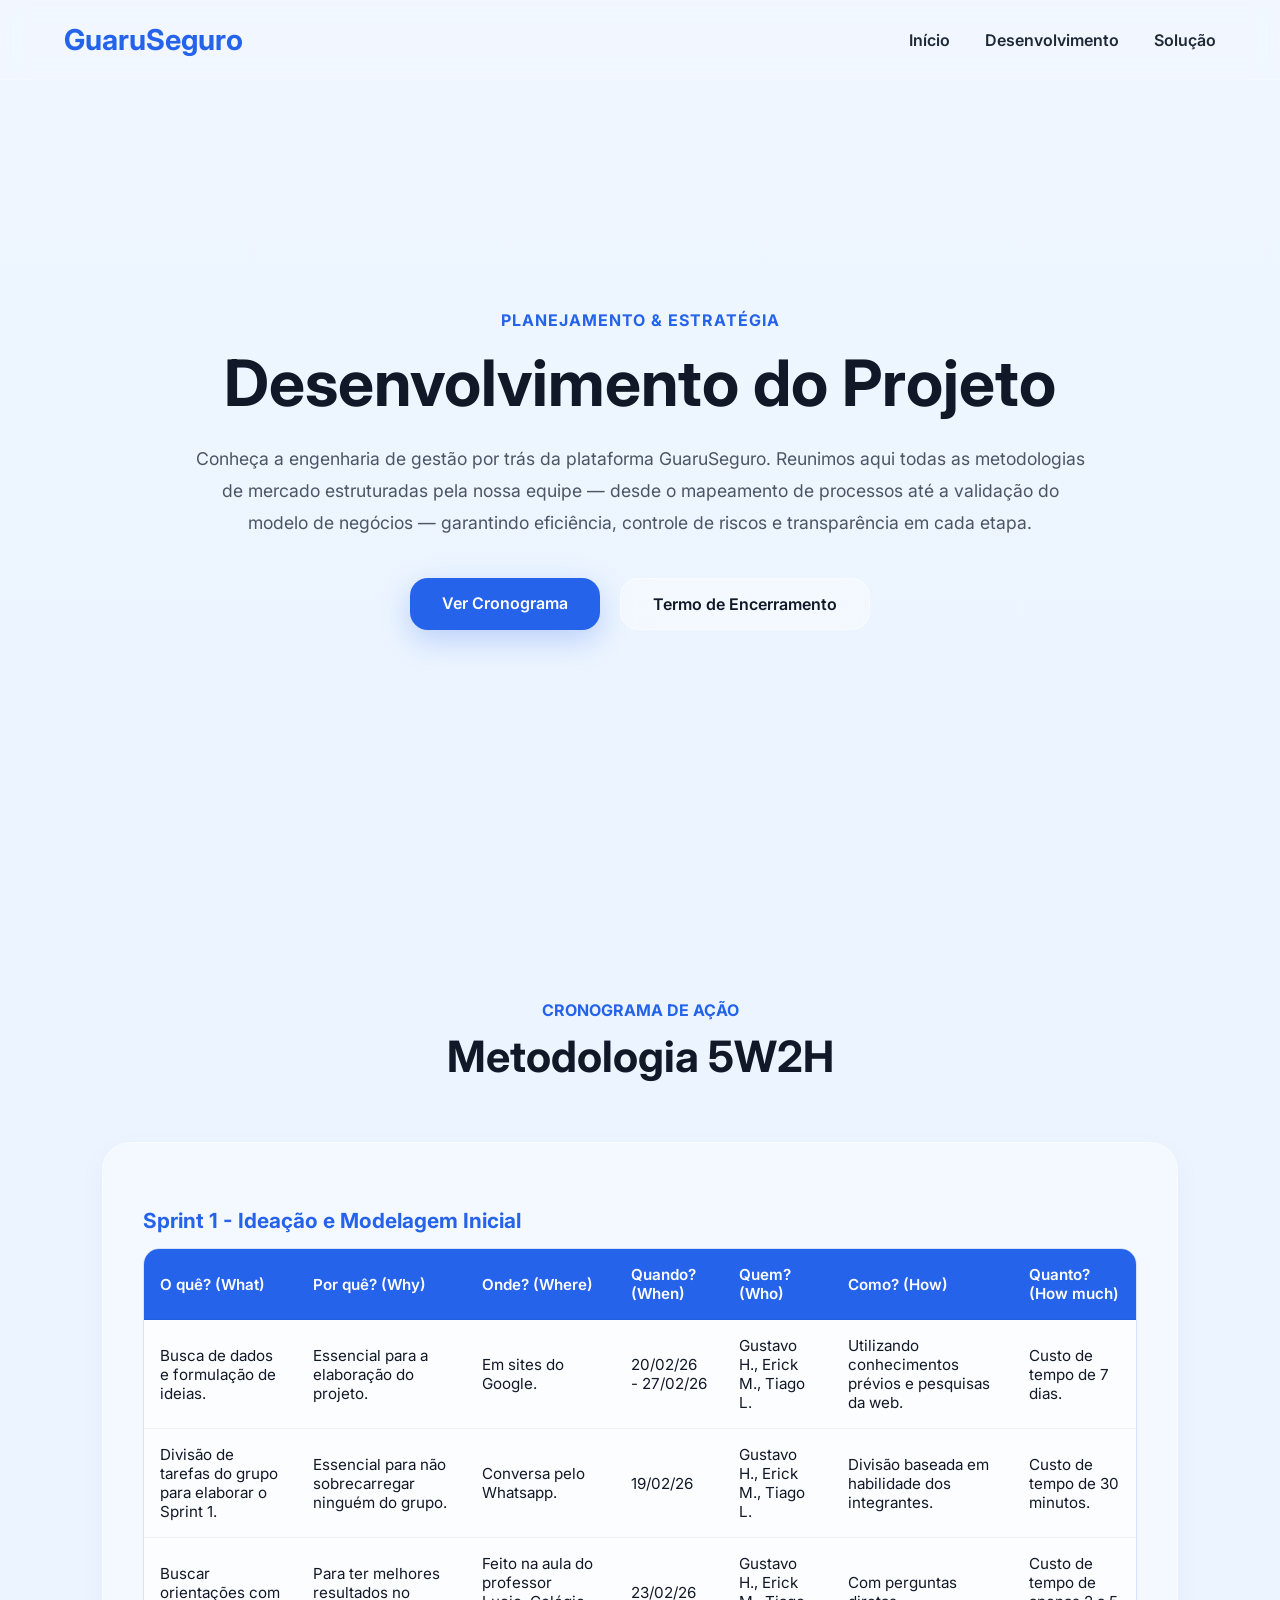
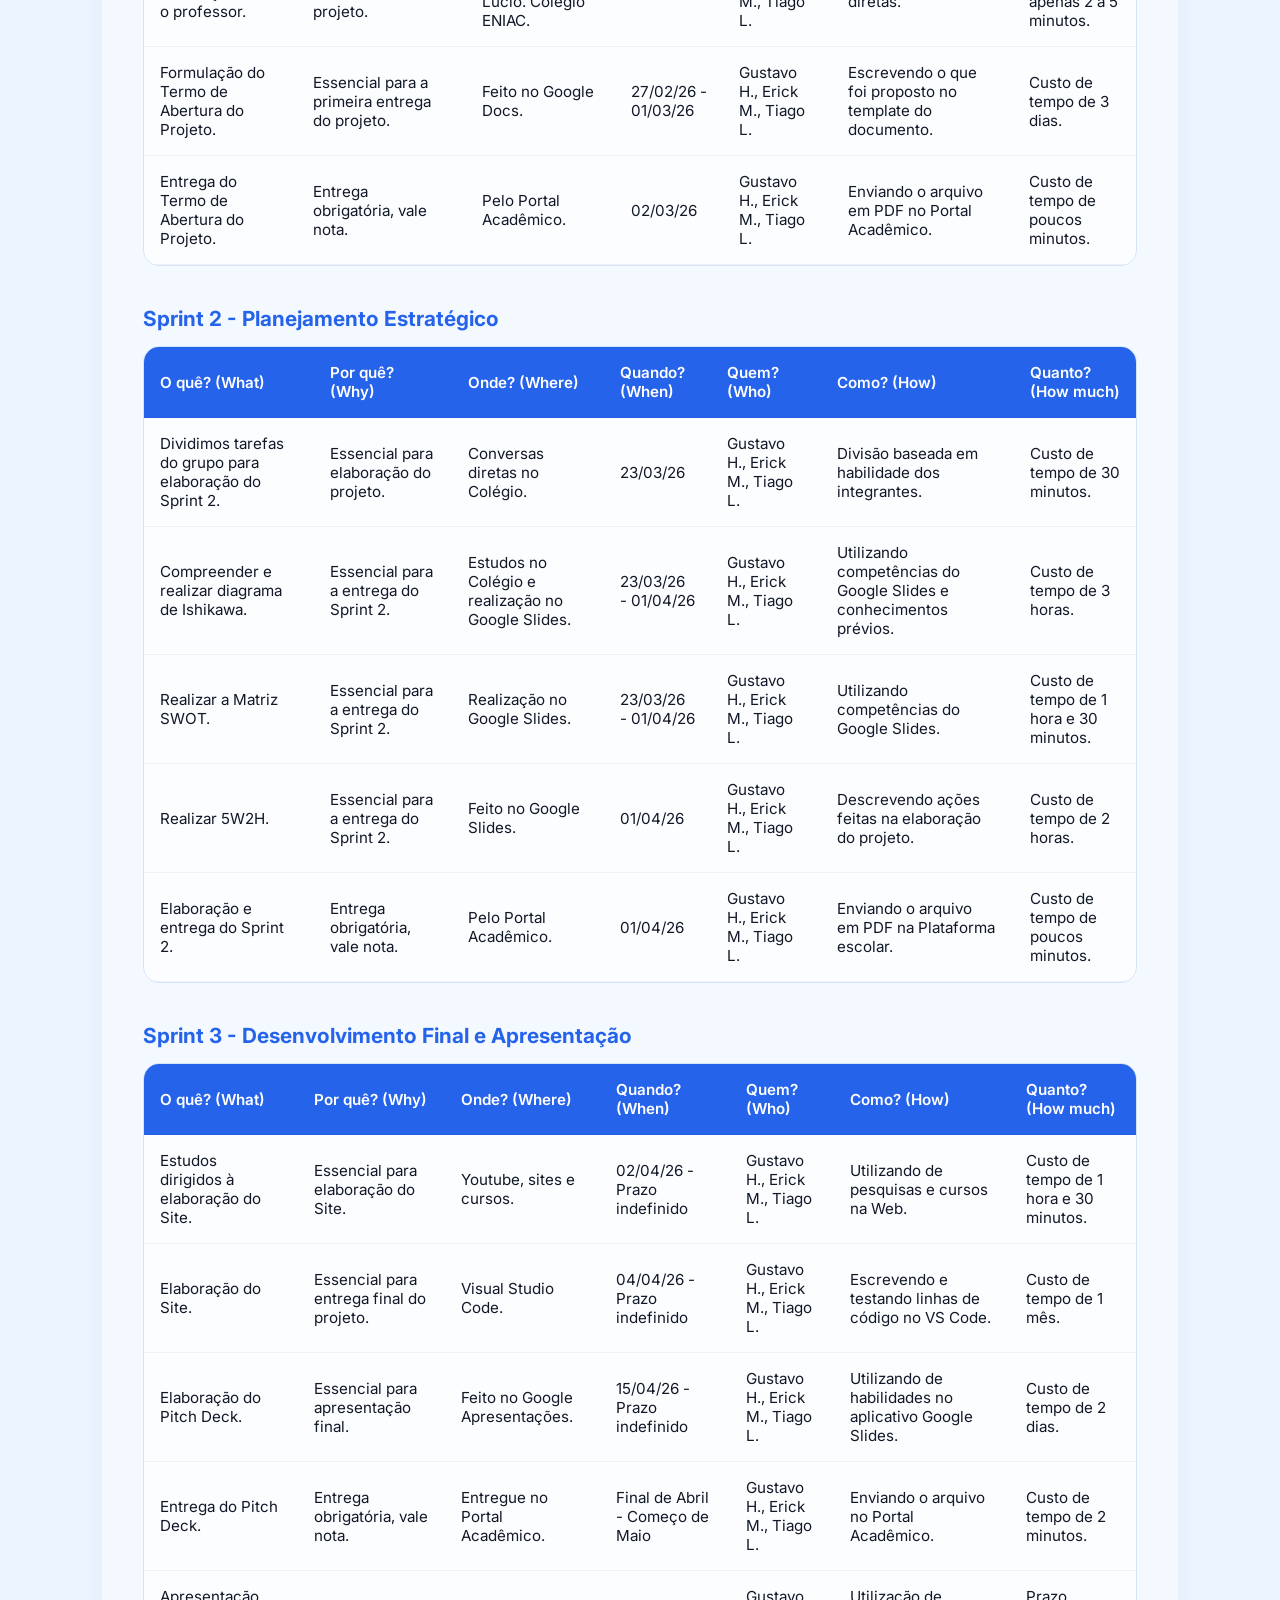
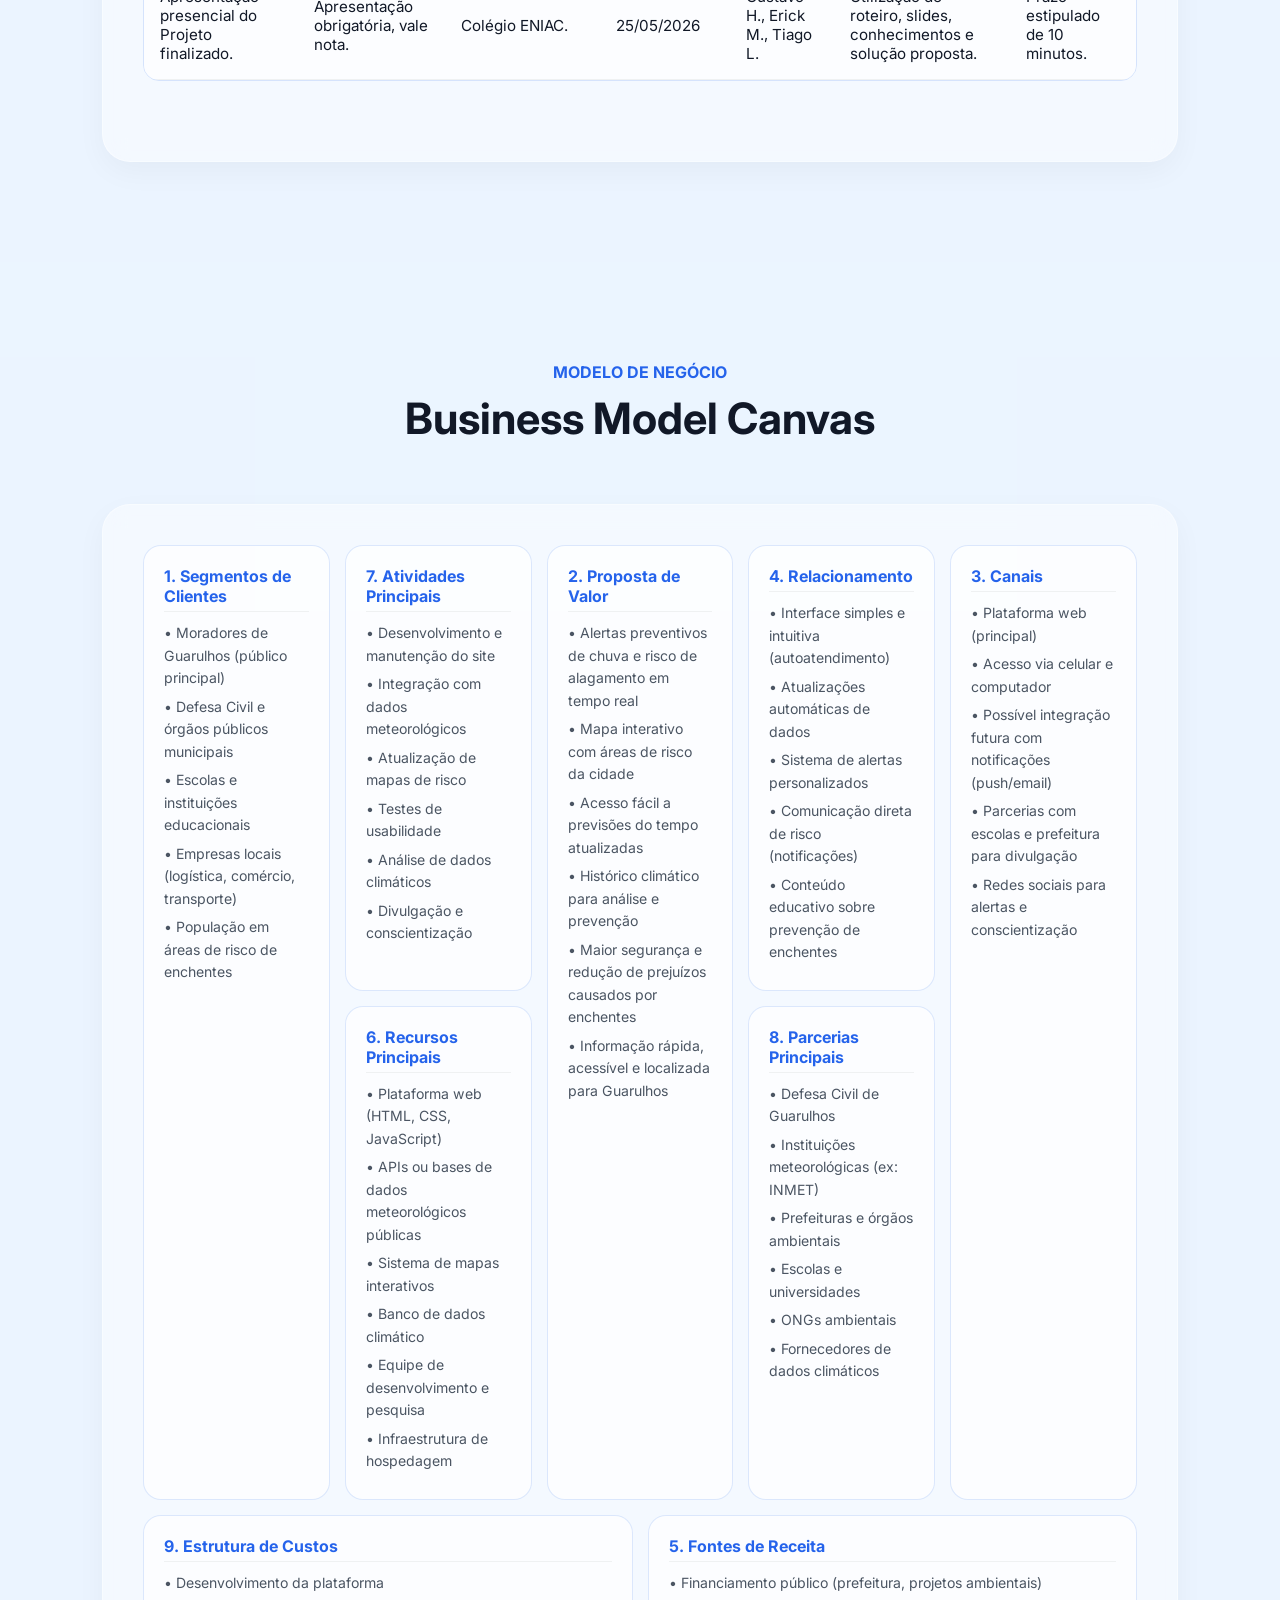
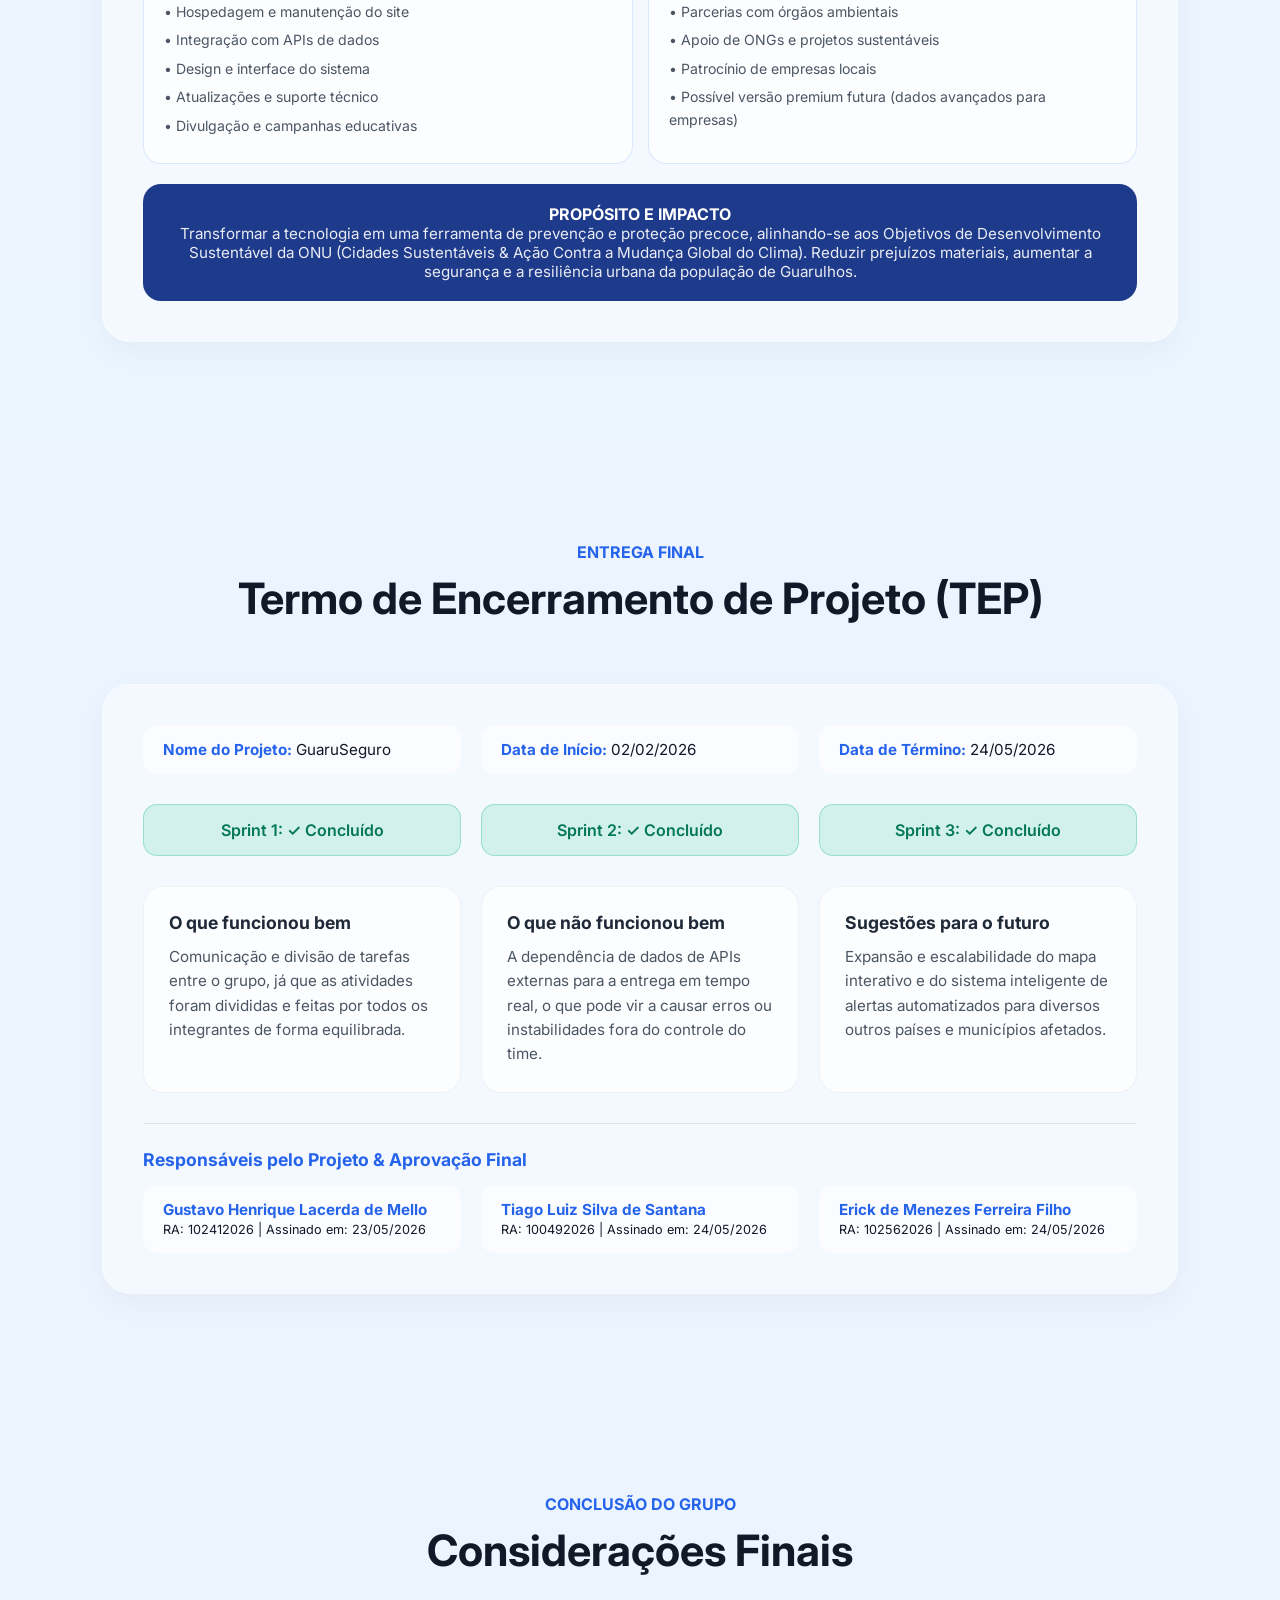
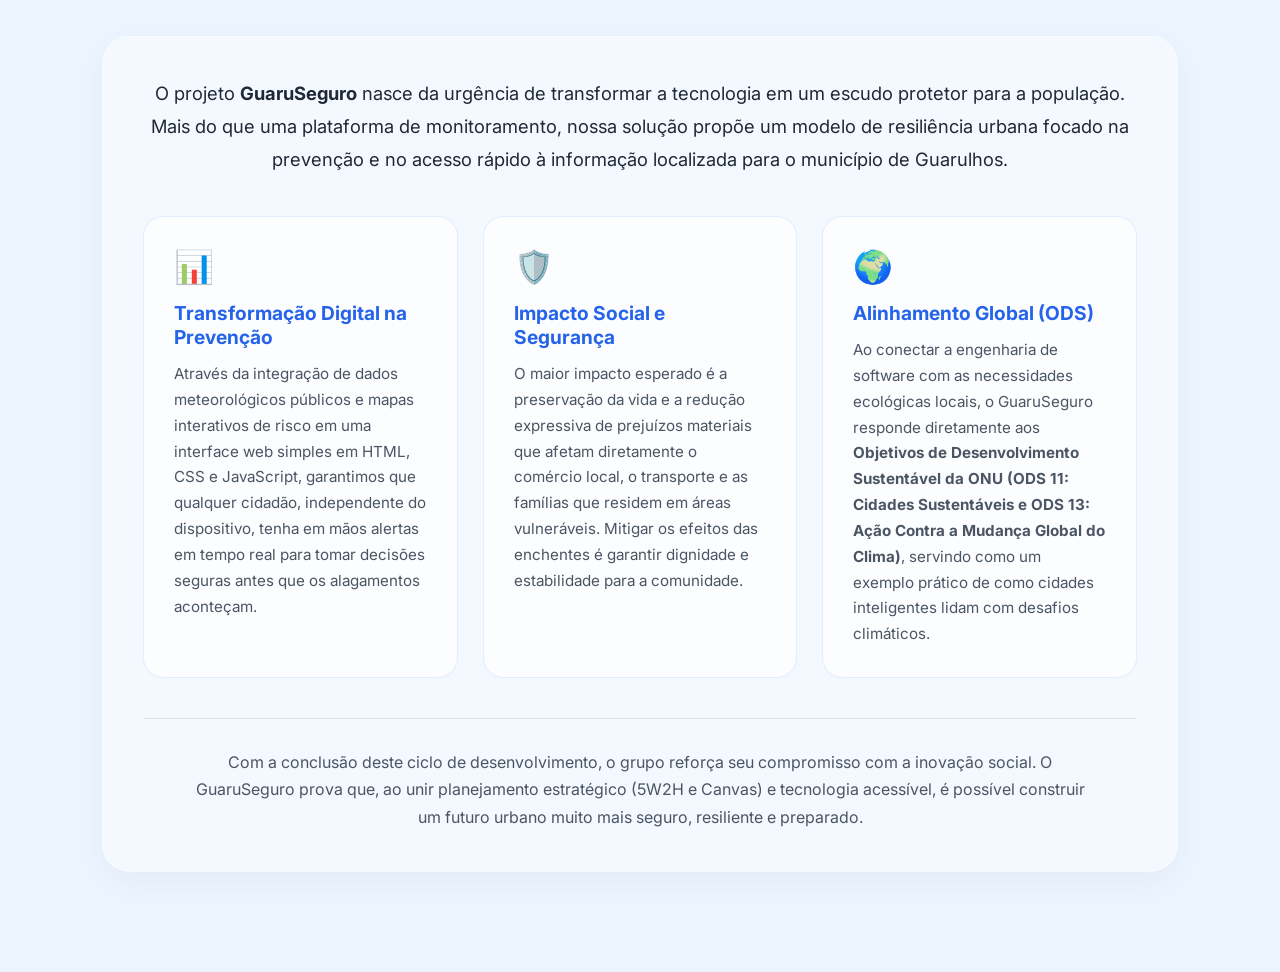
<file: pages/development.html>
<!DOCTYPE html>
<html lang="pt-BR">
<head>
  <meta charset="UTF-8">
  <meta name="viewport" content="width=device-width, initial-scale=1.0">
  <title>GuaruSeguro - Desenvolvimento</title>
  <link rel="preconnect" href="https://fonts.googleapis.com">
  <link rel="preconnect" href="https://fonts.gstatic.com" crossorigin>
  <link href="https://fonts.googleapis.com/css2?family=Inter:wght@400;600;700&display=swap" rel="stylesheet">
  <style>
    /* O body agora fica normal para não quebrar o 'position: fixed' da navbar */
    body {
      background:#ebf4ff;
      color:#111827;
    }

    /* Criamos a classe para o container de conteúdo que vai transicionar */
    .page-content {
      opacity: 0;
      transform: translateY(10px);
      transition: opacity 0.4s ease, transform 0.4s ease;
    }

    /* Classe de entrada suave */
    .page-content.fade-enter-active {
      opacity: 1;
      transform: translateY(0);
    }

    /* Classe de saída suave */
    .page-content.fade-exit-active {
      opacity: 0;
      transform: translateY(-10px);
    }
        .fade-exit {
      opacity: 0 !important;
      transform: translateY(-8px) !important;
      transition: opacity 0.3s ease-in, transform 0.3s ease-in;
    }
    /* CSS Base e Navbar fornecidos */
    *{
      margin:0;
      padding:0;
      box-sizing:border-box;
      scroll-behavior:smooth;
    }

    body{
      font-family:'Inter', sans-serif;
      background:#ebf4ff;
      color:#111827;
    }

    header{
      position:fixed;
      top:0;
      left:0;
      width:100%;
      z-index:1000;
      background:rgba(255,255,255,0.18);
      backdrop-filter:blur(14px);
      -webkit-backdrop-filter:blur(14px);
      border-bottom:1px solid rgba(255,255,255,0.2);
    }

    .navbar{
      width:90%;
      max-width:1400px;
      margin:auto;
      display:flex;
      justify-content:space-between;
      align-items:center;
      padding:22px 0;
    }

    .logo h1{
      color:#2563eb;
      font-size:1.8rem;
      font-weight:700;
    }

    .nav-links{
      display:flex;
      gap:35px;
      list-style:none;
    }

    .nav-links a{
      text-decoration:none;
      color:#1f2937;
      font-weight:600;
      transition:0.3s;
      position:relative;
    }

    .nav-links a::after{
      content:'';
      position:absolute;
      left:0;
      bottom:-6px;
      width:0%;
      height:2px;
      background:#2563eb;
      transition:0.3s;
    }

    .nav-links a:hover{
      color:#2563eb;
    }

    .nav-links a:hover::after{
      width:100%;
    }

    /* HERO */
    .hero{
      position:relative;
      min-height:100vh;
      display:flex;
      justify-content:center;
      align-items:center;
      text-align:center;
      padding:120px 20px 80px;
      background:
        linear-gradient(
          rgba(255,255,255,0.20),
          rgba(235,244,255,0.55)
        ),
        url('https://images.unsplash.com/photo-1500375592092-40eb2168fd21?q=80&w=2070');
      background-size:cover;
      background-position:center;
      overflow:hidden;
    }

    .hero::after{
      content:'';
      position:absolute;
      left:0;
      bottom:0;
      width:100%;
      height:260px;
      background:linear-gradient(
        to bottom,
        rgba(235,244,255,0),
        #ebf4ff
      );
      pointer-events:none;
    }

    .hero-content {
      max-width: 900px;
      position: relative;
      z-index: 2;
    }

    .hero-tag{
      color:#2563eb;
      font-weight:700;
      margin-bottom:18px;
      letter-spacing:1px;
    }

    .hero h1{
      font-size:4rem;
      line-height:1.1;
      margin-bottom:25px;
    }

    .hero-description{
      font-size:1.1rem;
      line-height:1.8;
      color:#4b5563;
      margin-bottom:40px;
    }

    .hero-buttons{
      display:flex;
      justify-content:center;
      gap:20px;
      flex-wrap:wrap;
    }

    .btn-primary,
    .btn-secondary{
      padding:15px 32px;
      border-radius:18px;
      text-decoration:none;
      font-weight:600;
      transition:0.3s;
    }

    .btn-primary{
      background:#2563eb;
      color:white;
      box-shadow: 0 10px 30px rgba(37,99,235,0.25);
    }

    .btn-primary:hover{
      transform:translateY(-5px);
      box-shadow: 0 18px 35px rgba(37,99,235,0.35);
    }

    .btn-secondary{
      background:rgba(255,255,255,0.4);
      backdrop-filter:blur(10px);
      border:1px solid rgba(255,255,255,0.4);
      color:#111827;
    }

    .btn-secondary:hover{
      transform:translateY(-5px);
      background:rgba(255,255,255,0.6);
    }

    /* SECTIONS COMPARTILHADAS */
    section{
      padding:100px 8%;
    }

    .section-title{
      text-align:center;
      margin-bottom:60px;
    }

    .section-title p{
      color:#2563eb;
      font-weight:700;
      margin-bottom:10px;
    }

    .section-title h2{
      font-size:2.7rem;
    }

    /* Glassmorphism Container Base */
    .glass-container {
      background: rgba(255, 255, 255, 0.45);
      backdrop-filter: blur(12px);
      -webkit-backdrop-filter: blur(12px);
      border: 1px solid rgba(255, 255, 255, 0.4);
      border-radius: 28px;
      padding: 40px;
      box-shadow: 0 10px 30px rgba(0,0,0,0.04);
    }

    /* 1. ESTILIZAÇÃO 5W2H (Tabelas Responsivas) */
    .table-wrapper {
      overflow-x: auto;
      margin-bottom: 40px;
      border-radius: 16px;
      border: 1px solid rgba(37, 99, 235, 0.15);
    }

    .sprint-title {
      font-size: 1.3rem;
      color: #2563eb;
      margin: 25px 0 15px;
      font-weight: 700;
    }

    table {
      width: 100%;
      border-collapse: collapse;
      text-align: left;
      background: rgba(255, 255, 255, 0.7);
      font-size: 0.95rem;
    }

    th, td {
      padding: 16px;
      border-bottom: 1px solid rgba(0, 0, 0, 0.05);
    }

    th {
      background: #2563eb;
      color: white;
      font-weight: 600;
    }

    tr:hover {
      background: rgba(37, 99, 235, 0.04);
    }

    /* 2. ESTILIZAÇÃO MATRIZ SWOT */
    .swot-grid {
      display: grid;
      grid-template-columns: repeat(2, 11fr);
      gap: 25px;
    }

    .swot-card {
      padding: 30px;
      border-radius: 24px;
      background: rgba(255, 255, 255, 0.6);
      border: 1px solid rgba(255, 255, 255, 0.5);
      transition: transform 0.3s;
    }

    .swot-card:hover {
      transform: translateY(-5px);
    }

    .swot-card h3 {
      font-size: 1.4rem;
      margin-bottom: 15px;
      display: flex;
      align-items: center;
      gap: 10px;
    }

    .swot-card ul {
      list-style-position: inside;
      line-height: 1.8;
      color: #4b5563;
    }

    .swot-card li {
      margin-bottom: 8px;
    }

    .swot-forcas h3 { color: #10b981; }  /* Verde */
    .swot-fraquezas h3 { color: #ef4444; } /* Vermelho */
    .swot-oportunidades h3 { color: #3b82f6; } /* Azul */
    .swot-ameacas h3 { color: #f59e0b; } /* Laranja */

    /* 3. ESTILIZAÇÃO ISHIKAWA */
    .ishikawa-grid {
      display: grid;
      grid-template-columns: repeat(3, 1fr);
      gap: 25px;
      margin-bottom: 40px;
    }

    .ishikawa-box {
      background: rgba(255, 255, 255, 0.6);
      border-left: 5px solid #2563eb;
      padding: 25px;
      border-radius: 0 20px 20px 0;
    }

    .ishikawa-box h3 {
      color: #1f2937;
      margin-bottom: 12px;
      font-size: 1.2rem;
    }

    .ishikawa-box ul {
      list-style-type: none;
      color: #4b5563;
    }

    .ishikawa-box li {
      margin-bottom: 6px;
      position: relative;
      padding-left: 15px;
    }

    .ishikawa-box li::before {
      content: "›";
      position: absolute;
      left: 0;
      color: #2563eb;
      font-weight: bold;
    }

    .ishikawa-efeito {
      background: #2563eb;
      color: white;
      padding: 25px;
      border-radius: 20px;
      text-align: center;
      font-weight: 700;
      font-size: 1.3rem;
      box-shadow: 0 10px 25px rgba(37, 99, 235, 0.2);
    }

    /* 4. ESTILIZAÇÃO BUSINESS MODEL CANVAS */
    .bmc-grid {
      display: grid;
      grid-template-columns: repeat(5, 1fr);
      grid-template-rows: auto auto;
      gap: 15px;
      margin-bottom: 20px;
    }

    .bmc-box {
      background: rgba(255, 255, 255, 0.7);
      border: 1px solid rgba(37, 99, 235, 0.15);
      padding: 20px;
      border-radius: 18px;
    }

    .bmc-box h3 {
      font-size: 1rem;
      color: #2563eb;
      margin-bottom: 10px;
      border-bottom: 1px solid rgba(0,0,0,0.05);
      padding-bottom: 5px;
    }

    .bmc-box ul {
      list-style: none;
      font-size: 0.88rem;
      color: #4b5563;
      line-height: 1.6;
    }

    .bmc-box li { margin-bottom: 6px; }

    /* Layout Específico do Canvas */
    .col-2 { grid-row: span 2; }
    .bmc-financeiro {
      grid-column: span 5;
      display: grid;
      grid-template-columns: 1fr 1fr;
      gap: 15px;
    }

    .bmc-footer-propósito {
      margin-top: 20px;
      background: #1e3a8a;
      color: white;
      padding: 20px;
      border-radius: 18px;
      text-align: center;
    }

    .bmc-footer-propósito p { font-size: 0.95rem; opacity: 0.9; }

    /* 5. ESTILIZAÇÃO TEP */
    .tep-meta {
      display: grid;
      grid-template-columns: repeat(3, 1fr);
      gap: 20px;
      margin-bottom: 30px;
    }

    .tep-meta-item {
      background: rgba(255,255,255,0.5);
      padding: 15px 20px;
      border-radius: 14px;
      font-size: 0.95rem;
    }

    .tep-meta-item strong { color: #2563eb; }

    .tep-sprints-status {
      display: flex;
      gap: 20px;
      margin-bottom: 30px;
    }

    .status-badge {
      flex: 1;
      padding: 15px;
      border-radius: 14px;
      text-align: center;
      font-weight: 600;
      background: rgba(16, 185, 129, 0.15);
      color: #047857;
      border: 1px solid rgba(16, 185, 129, 0.3);
    }

    .tep-blocos {
      display: grid;
      grid-template-columns: repeat(3, 1fr);
      gap: 20px;
      margin-bottom: 30px;
    }

    .tep-bloco {
      background: rgba(255,255,255,0.7);
      padding: 25px;
      border-radius: 20px;
      border: 1px solid rgba(0,0,0,0.05);
    }

    .tep-bloco h3 {
      font-size: 1.1rem;
      margin-bottom: 12px;
      color: #1f2937;
    }

    .tep-bloco p { font-size: 0.95rem; color:#4b5563; line-height: 1.6; }

    .tep-assinaturas {
      border-top: 1px solid rgba(0,0,0,0.08);
      padding-top: 25px;
    }

    .tep-assinaturas h3 { font-size: 1.1rem; margin-bottom: 15px; color:#2563eb; }

    .assinaturas-grid {
      display: grid;
      grid-template-columns: repeat(3, 1fr);
      gap: 20px;
    }

    /* RESPONSIVIDADE ADICIONAL */
    @media(max-width:1024px){
      .bmc-grid { grid-template-columns: 1fr; }
      .col-2 { grid-row: span 1; }
      .bmc-financeiro { grid-column: span 1; grid-template-columns: 1fr; }
      .ishikawa-grid, .tep-blocos, .assinaturas-grid { grid-template-columns: 1fr; }
    }

    @media(max-width:900px){
      .navbar{ flex-direction:column; gap:20px; }
      .nav-links{ gap:20px; flex-wrap:wrap; justify-content:center; }
      .hero h1{ font-size:2.8rem; }
      .swot-grid, .tep-meta { grid-template-columns: 1fr; }
    }

    @media(max-width:600px){
      .hero h1{ font-size:2.2rem; }
      .section-title h2{ font-size:2rem; }
    }
  </style>
</head>
<body>

  <header>
    <nav class="navbar">
      <div class="logo">
        <h1>GuaruSeguro</h1>
      </div>
      <ul class="nav-links">
        <li><a href="../index.html">Início</a></li>
        <li><a href="development.html">Desenvolvimento</a></li>
        <li><a href="solution.html">Solução</a></li>
      </ul>
    </nav>
  </header>

  <section class="hero">
    <div class="hero-content">
      <p class="hero-tag">PLANEJAMENTO & ESTRATÉGIA</p>
      <h1>Desenvolvimento do Projeto</h1>
      <p class="hero-description">
        Conheça a engenharia de gestão por trás da plataforma GuaruSeguro. Reunimos aqui todas as metodologias de mercado estruturadas pela nossa equipe — desde o mapeamento de processos até a validação do modelo de negócios — garantindo eficiência, controle de riscos e transparência em cada etapa.
      </p>
      <div class="hero-buttons">
        <a href="#5w2h" class="btn-primary">Ver Cronograma</a>
        <a href="#tep" class="btn-secondary">Termo de Encerramento</a>
      </div>
    </div>
  </section>

  <section id="5w2h">
    <div class="section-title">
      <p>CRONOGRAMA DE AÇÃO</p>
      <h2>Metodologia 5W2H</h2>
    </div>
    <div class="glass-container">

      <h3 class="sprint-title">Sprint 1 - Ideação e Modelagem Inicial</h3>
      <div class="table-wrapper">
        <table>
          <thead>
            <tr>
              <th>O quê? (What)</th>
              <th>Por quê? (Why)</th>
              <th>Onde? (Where)</th>
              <th>Quando? (When)</th>
              <th>Quem? (Who)</th>
              <th>Como? (How)</th>
              <th>Quanto? (How much)</th>
            </tr>
          </thead>
          <tbody>
            <tr>
              <td>Busca de dados e formulação de ideias.</td>
              <td>Essencial para a elaboração do projeto.</td>
              <td>Em sites do Google.</td>
              <td>20/02/26 - 27/02/26</td>
              <td>Gustavo H., Erick M., Tiago L.</td>
              <td>Utilizando conhecimentos prévios e pesquisas da web.</td>
              <td>Custo de tempo de 7 dias.</td>
            </tr>
            <tr>
              <td>Divisão de tarefas do grupo para elaborar o Sprint 1.</td>
              <td>Essencial para não sobrecarregar ninguém do grupo.</td>
              <td>Conversa pelo Whatsapp.</td>
              <td>19/02/26</td>
              <td>Gustavo H., Erick M., Tiago L.</td>
              <td>Divisão baseada em habilidade dos integrantes.</td>
              <td>Custo de tempo de 30 minutos.</td>
            </tr>
            <tr>
              <td>Buscar orientações com o professor.</td>
              <td>Para ter melhores resultados no projeto.</td>
              <td>Feito na aula do professor Lucio. Colégio ENIAC.</td>
              <td>23/02/26</td>
              <td>Gustavo H., Erick M., Tiago L.</td>
              <td>Com perguntas diretas.</td>
              <td>Custo de tempo de apenas 2 a 5 minutos.</td>
            </tr>
            <tr>
              <td>Formulação do Termo de Abertura do Projeto.</td>
              <td>Essencial para a primeira entrega do projeto.</td>
              <td>Feito no Google Docs.</td>
              <td>27/02/26 - 01/03/26</td>
              <td>Gustavo H., Erick M., Tiago L.</td>
              <td>Escrevendo o que foi proposto no template do documento.</td>
              <td>Custo de tempo de 3 dias.</td>
            </tr>
            <tr>
              <td>Entrega do Termo de Abertura do Projeto.</td>
              <td>Entrega obrigatória, vale nota.</td>
              <td>Pelo Portal Acadêmico.</td>
              <td>02/03/26</td>
              <td>Gustavo H., Erick M., Tiago L.</td>
              <td>Enviando o arquivo em PDF no Portal Acadêmico.</td>
              <td>Custo de tempo de poucos minutos.</td>
            </tr>
          </tbody>
        </table>
      </div>

      <h3 class="sprint-title">Sprint 2 - Planejamento Estratégico</h3>
      <div class="table-wrapper">
        <table>
          <thead>
            <tr>
              <th>O quê? (What)</th>
              <th>Por quê? (Why)</th>
              <th>Onde? (Where)</th>
              <th>Quando? (When)</th>
              <th>Quem? (Who)</th>
              <th>Como? (How)</th>
              <th>Quanto? (How much)</th>
            </tr>
          </thead>
          <tbody>
            <tr>
              <td>Dividimos tarefas do grupo para elaboração do Sprint 2.</td>
              <td>Essencial para elaboração do projeto.</td>
              <td>Conversas diretas no Colégio.</td>
              <td>23/03/26</td>
              <td>Gustavo H., Erick M., Tiago L.</td>
              <td>Divisão baseada em habilidade dos integrantes.</td>
              <td>Custo de tempo de 30 minutos.</td>
            </tr>
            <tr>
              <td>Compreender e realizar diagrama de Ishikawa.</td>
              <td>Essencial para a entrega do Sprint 2.</td>
              <td>Estudos no Colégio e realização no Google Slides.</td>
              <td>23/03/26 - 01/04/26</td>
              <td>Gustavo H., Erick M., Tiago L.</td>
              <td>Utilizando competências do Google Slides e conhecimentos prévios.</td>
              <td>Custo de tempo de 3 horas.</td>
            </tr>
            <tr>
              <td>Realizar a Matriz SWOT.</td>
              <td>Essencial para a entrega do Sprint 2.</td>
              <td>Realização no Google Slides.</td>
              <td>23/03/26 - 01/04/26</td>
              <td>Gustavo H., Erick M., Tiago L.</td>
              <td>Utilizando competências do Google Slides.</td>
              <td>Custo de tempo de 1 hora e 30 minutos.</td>
            </tr>
            <tr>
              <td>Realizar 5W2H.</td>
              <td>Essencial para a entrega do Sprint 2.</td>
              <td>Feito no Google Slides.</td>
              <td>01/04/26</td>
              <td>Gustavo H., Erick M., Tiago L.</td>
              <td>Descrevendo ações feitas na elaboração do projeto.</td>
              <td>Custo de tempo de 2 horas.</td>
            </tr>
            <tr>
              <td>Elaboração e entrega do Sprint 2.</td>
              <td>Entrega obrigatória, vale nota.</td>
              <td>Pelo Portal Acadêmico.</td>
              <td>01/04/26</td>
              <td>Gustavo H., Erick M., Tiago L.</td>
              <td>Enviando o arquivo em PDF na Plataforma escolar.</td>
              <td>Custo de tempo de poucos minutos.</td>
            </tr>
          </tbody>
        </table>
      </div>

      <h3 class="sprint-title">Sprint 3 - Desenvolvimento Final e Apresentação</h3>
      <div class="table-wrapper">
        <table>
          <thead>
            <tr>
              <th>O quê? (What)</th>
              <th>Por quê? (Why)</th>
              <th>Onde? (Where)</th>
              <th>Quando? (When)</th>
              <th>Quem? (Who)</th>
              <th>Como? (How)</th>
              <th>Quanto? (How much)</th>
            </tr>
          </thead>
          <tbody>
            <tr>
              <td>Estudos dirigidos à elaboração do Site.</td>
              <td>Essencial para elaboração do Site.</td>
              <td>Youtube, sites e cursos.</td>
              <td>02/04/26 - Prazo indefinido</td>
              <td>Gustavo H., Erick M., Tiago L.</td>
              <td>Utilizando de pesquisas e cursos na Web.</td>
              <td>Custo de tempo de 1 hora e 30 minutos.</td>
            </tr>
            <tr>
              <td>Elaboração do Site.</td>
              <td>Essencial para entrega final do projeto.</td>
              <td>Visual Studio Code.</td>
              <td>04/04/26 - Prazo indefinido</td>
              <td>Gustavo H., Erick M., Tiago L.</td>
              <td>Escrevendo e testando linhas de código no VS Code.</td>
              <td>Custo de tempo de 1 mês.</td>
            </tr>
            <tr>
              <td>Elaboração do Pitch Deck.</td>
              <td>Essencial para apresentação final.</td>
              <td>Feito no Google Apresentações.</td>
              <td>15/04/26 - Prazo indefinido</td>
              <td>Gustavo H., Erick M., Tiago L.</td>
              <td>Utilizando de habilidades no aplicativo Google Slides.</td>
              <td>Custo de tempo de 2 dias.</td>
            </tr>
            <tr>
              <td>Entrega do Pitch Deck.</td>
              <td>Entrega obrigatória, vale nota.</td>
              <td>Entregue no Portal Acadêmico.</td>
              <td>Final de Abril - Começo de Maio</td>
              <td>Gustavo H., Erick M., Tiago L.</td>
              <td>Enviando o arquivo no Portal Acadêmico.</td>
              <td>Custo de tempo de 2 minutos.</td>
            </tr>
            <tr>
              <td>Apresentação presencial do Projeto finalizado.</td>
              <td>Apresentação obrigatória, vale nota.</td>
              <td>Colégio ENIAC.</td>
              <td>25/05/2026</td>
              <td>Gustavo H., Erick M., Tiago L.</td>
              <td>Utilização de roteiro, slides, conhecimentos e solução proposta.</td>
              <td>Prazo estipulado de 10 minutos.</td>
            </tr>
          </tbody>
        </table>
      </div>

    </div>
  </section>


  <section id="canvas" style="background: rgba(235, 244, 255, 0.4);">
    <div class="section-title">
      <p>MODELO DE NEGÓCIO</p>
      <h2>Business Model Canvas</h2>
    </div>
    <div class="glass-container">
      <div class="bmc-grid">
        
        <div class="bmc-box col-2">
          <h3>1. Segmentos de Clientes</h3>
          <ul>
            <li>• Moradores de Guarulhos (público principal)</li>
            <li>• Defesa Civil e órgãos públicos municipais</li>
            <li>• Escolas e instituições educacionais</li>
            <li>• Empresas locais (logística, comércio, transporte)</li>
            <li>• População em áreas de risco de enchentes</li>
          </ul>
        </div>

        <div class="bmc-box">
          <h3>7. Atividades Principais</h3>
          <ul>
            <li>• Desenvolvimento e manutenção do site</li>
            <li>• Integração com dados meteorológicos</li>
            <li>• Atualização de mapas de risco</li>
            <li>• Testes de usabilidade</li>
            <li>• Análise de dados climáticos</li>
            <li>• Divulgação e conscientização</li>
          </ul>
        </div>

        <div class="bmc-box col-2">
          <h3>2. Proposta de Valor</h3>
          <ul>
            <li>• Alertas preventivos de chuva e risco de alagamento em tempo real</li>
            <li>• Mapa interativo com áreas de risco da cidade</li>
            <li>• Acesso fácil a previsões do tempo atualizadas</li>
            <li>• Histórico climático para análise e prevenção</li>
            <li>• Maior segurança e redução de prejuízos causados por enchentes</li>
            <li>• Informação rápida, acessível e localizada para Guarulhos</li>
          </ul>
        </div>

        <div class="bmc-box">
          <h3>4. Relacionamento</h3>
          <ul>
            <li>• Interface simples e intuitiva (autoatendimento)</li>
            <li>• Atualizações automáticas de dados</li>
            <li>• Sistema de alertas personalizados</li>
            <li>• Comunicação direta de risco (notificações)</li>
            <li>• Conteúdo educativo sobre prevenção de enchentes</li>
          </ul>
        </div>

        <div class="bmc-box col-2">
          <h3>3. Canais</h3>
          <ul>
            <li>• Plataforma web (principal)</li>
            <li>• Acesso via celular e computador</li>
            <li>• Possível integração futura com notificações (push/email)</li>
            <li>• Parcerias com escolas e prefeitura para divulgação</li>
            <li>• Redes sociais para alertas e conscientização</li>
          </ul>
        </div>

        <div class="bmc-box">
          <h3>6. Recursos Principais</h3>
          <ul>
            <li>• Plataforma web (HTML, CSS, JavaScript)</li>
            <li>• APIs ou bases de dados meteorológicos públicas</li>
            <li>• Sistema de mapas interativos</li>
            <li>• Banco de dados climático</li>
            <li>• Equipe de desenvolvimento e pesquisa</li>
            <li>• Infraestrutura de hospedagem</li>
          </ul>
        </div>

        <div class="bmc-box">
          <h3>8. Parcerias Principais</h3>
          <ul>
            <li>• Defesa Civil de Guarulhos</li>
            <li>• Instituições meteorológicas (ex: INMET)</li>
            <li>• Prefeituras e órgãos ambientais</li>
            <li>• Escolas e universidades</li>
            <li>• ONGs ambientais</li>
            <li>• Fornecedores de dados climáticos</li>
          </ul>
        </div>

        <div class="bmc-financeiro">
          <div class="bmc-box">
            <h3>9. Estrutura de Custos</h3>
            <ul>
              <li>• Desenvolvimento da plataforma</li>
              <li>• Hospedagem e manutenção do site</li>
              <li>• Integração com APIs de dados</li>
              <li>• Design e interface do sistema</li>
              <li>• Atualizações e suporte técnico</li>
              <li>• Divulgação e campanhas educativas</li>
            </ul>
          </div>

          <div class="bmc-box">
            <h3>5. Fontes de Receita</h3>
            <ul>
              <li>• Financiamento público (prefeitura, projetos ambientais)</li>
              <li>• Parcerias com órgãos ambientais</li>
              <li>• Apoio de ONGs e projetos sustentáveis</li>
              <li>• Patrocínio de empresas locais</li>
              <li>• Possível versão premium futura (dados avançados para empresas)</li>
            </ul>
          </div>
        </div>

      </div>

      <div class="bmc-footer-propósito">
        <strong>PROPÓSITO E IMPACTO</strong>
        <p>Transformar a tecnologia em uma ferramenta de prevenção e proteção precoce, alinhando-se aos Objetivos de Desenvolvimento Sustentável da ONU (Cidades Sustentáveis & Ação Contra a Mudança Global do Clima). Reduzir prejuízos materiais, aumentar a segurança e a resiliência urbana da população de Guarulhos.</p>
      </div>
    </div>
  </section>

  <section id="tep">
    <div class="section-title">
      <p>ENTREGA FINAL</p>
      <h2>Termo de Encerramento de Projeto (TEP)</h2>
    </div>
    <div class="glass-container">
      
      <div class="tep-meta">
        <div class="tep-meta-item"><strong>Nome do Projeto:</strong> GuaruSeguro</div>
        <div class="tep-meta-item"><strong>Data de Início:</strong> 02/02/2026</div>
        <div class="tep-meta-item"><strong>Data de Término:</strong> 24/05/2026</div>
      </div>

      <div class="tep-sprints-status">
        <div class="status-badge">Sprint 1: ✓ Concluído</div>
        <div class="status-badge">Sprint 2: ✓ Concluído</div>
        <div class="status-badge">Sprint 3: ✓ Concluído</div>
      </div>

      <div class="tep-blocos">
        <div class="tep-bloco">
          <h3>O que funcionou bem</h3>
          <p>Comunicação e divisão de tarefas entre o grupo, já que as atividades foram divididas e feitas por todos os integrantes de forma equilibrada.</p>
        </div>
        
        <div class="tep-bloco">
          <h3>O que não funcionou bem</h3>
          <p>A dependência de dados de APIs externas para a entrega em tempo real, o que pode vir a causar erros ou instabilidades fora do controle do time.</p>
        </div>

        <div class="tep-bloco">
          <h3>Sugestões para o futuro</h3>
          <p>Expansão e escalabilidade do mapa interativo e do sistema inteligente de alertas automatizados para diversos outros países e municípios afetados.</p>
        </div>
      </div>

      <div class="tep-assinaturas">
        <h3>Responsáveis pelo Projeto & Aprovação Final</h3>
        <div class="assinaturas-grid">
          <div class="tep-meta-item">
            <strong>Gustavo Henrique Lacerda de Mello</strong><br>
            <small>RA: 102412026 | Assinado em: 23/05/2026</small>
          </div>
          <div class="tep-meta-item">
            <strong>Tiago Luiz Silva de Santana</strong><br>
            <small>RA: 100492026 | Assinado em: 24/05/2026</small>
          </div>
          <div class="tep-meta-item">
            <strong>Erick de Menezes Ferreira Filho</strong><br>
            <small>RA: 102562026 | Assinado em: 24/05/2026</small>
          </div>
        </div>
      </div>

    </div>
  </section>

  <section id="consideracoes-finais">
    <div class="section-title">
      <p>CONCLUSÃO DO GRUPO</p>
      <h2>Considerações Finais</h2>
    </div>
    
    <div class="glass-container">
      <div class="conclusao-content">
        <p class="conclusao-texto-principal">
          O projeto <strong>GuaruSeguro</strong> nasce da urgência de transformar a tecnologia em um escudo protetor para a população. Mais do que uma plataforma de monitoramento, nossa solução propõe um modelo de resiliência urbana focado na prevenção e no acesso rápido à informação localizada para o município de Guarulhos.
        </p>

        <div class="impacto-grid">
          <div class="impacto-card">
            <div class="impacto-icon">📊</div>
            <h3>Transformação Digital na Prevenção</h3>
            <p>Através da integração de dados meteorológicos públicos e mapas interativos de risco em uma interface web simples em HTML, CSS e JavaScript, garantimos que qualquer cidadão, independente do dispositivo, tenha em mãos alertas em tempo real para tomar decisões seguras antes que os alagamentos aconteçam.</p>
          </div>

          <div class="impacto-card">
            <div class="impacto-icon">🛡️</div>
            <h3>Impacto Social e Segurança</h3>
            <p>O maior impacto esperado é a preservação da vida e a redução expressiva de prejuízos materiais que afetam diretamente o comércio local, o transporte e as famílias que residem em áreas vulneráveis. Mitigar os efeitos das enchentes é garantir dignidade e estabilidade para a comunidade.</p>
          </div>

          <div class="impacto-card">
            <div class="impacto-icon">🌍</div>
            <h3>Alinhamento Global (ODS)</h3>
            <p>Ao conectar a engenharia de software com as necessidades ecológicas locais, o GuaruSeguro responde diretamente aos <strong>Objetivos de Desenvolvimento Sustentável da ONU (ODS 11: Cidades Sustentáveis e ODS 13: Ação Contra a Mudança Global do Clima)</strong>, servindo como um exemplo prático de como cidades inteligentes lidam com desafios climáticos.</p>
          </div>
        </div>

        <div class="conclusao-footer">
          <p>Com a conclusão deste ciclo de desenvolvimento, o grupo reforça seu compromisso com a inovação social. O GuaruSeguro prova que, ao unir planejamento estratégico (5W2H e Canvas) e tecnologia acessível, é possível construir um futuro urbano muito mais seguro, resiliente e preparado.</p>
        </div>
      </div>
    </div>
  </section>

  <style>
    #consideracoes-finais {
      background: rgba(235, 244, 255, 0.2);
    }
    
    .conclusao-texto-principal {
      font-size: 1.15rem;
      line-height: 1.8;
      color: #1f2937;
      text-align: center;
      max-width: 1000px;
      margin: 0 auto 40px;
    }

    .impacto-grid {
      display: grid;
      grid-template-columns: repeat(3, 1fr);
      gap: 25px;
      margin-bottom: 40px;
    }

    .impacto-card {
      background: rgba(255, 255, 255, 0.6);
      border: 1px solid rgba(37, 99, 235, 0.1);
      padding: 30px;
      border-radius: 20px;
      transition: transform 0.3s ease, box-shadow 0.3s ease;
    }

    .impacto-card:hover {
      transform: translateY(-5px);
      box-shadow: 0 12px 25px rgba(37, 99, 235, 0.08);
    }

    .impacto-icon {
      font-size: 2rem;
      margin-bottom: 15px;
    }

    .impacto-card h3 {
      font-size: 1.2rem;
      color: #2563eb;
      margin-bottom: 12px;
      font-weight: 700;
    }

    .impacto-card p {
      font-size: 0.95rem;
      color: #4b5563;
      line-height: 1.7;
    }

    .conclusao-footer {
      border-top: 1px solid rgba(0, 0, 0, 0.08);
      padding-top: 30px;
      text-align: center;
    }

    .conclusao-footer p {
      font-size: 1rem;
      color: #4b5563;
      line-height: 1.7;
      max-width: 900px;
      margin: 0 auto;
    }

    /* Ajuste de Responsividade */
    @media(max-width: 1024px) {
      .impacto-grid {
        grid-template-columns: 1fr;
      }
    }
  </style>
  <script>
document.addEventListener('DOMContentLoaded', () => {
  const body = document.body;

  // 1. Ativa a animação de entrada assim que o DOM estiver pronto
  // Usamos um pequeno timeout de 50ms para garantir que o navegador registre o estado inicial invisível
  setTimeout(() => {
    body.classList.add('fade-enter-active');
  }, 50);

  // 2. Captura os links da navbar e botões (exceto links internos de âncora como #mapa)
  const links = document.querySelectorAll('.nav-links a, .hero-buttons a:not([href^="#"])');
  
  links.forEach(link => {
    link.addEventListener('click', (e) => {
      // Verifica se o link é para outra página mesmo
      if (link.hostname === window.location.hostname) {
        e.preventDefault(); // Segura a mudança instantânea de página
        const targetUrl = link.href;
        
        // Remove a classe de entrada e adiciona a de saída
        body.classList.remove('fade-enter-active');
        body.classList.add('fade-exit-active');
        
        // Aguarda os 400ms da animação do CSS terminar antes de navegar de fato
        setTimeout(() => {
          window.location.href = targetUrl;
        }, 400);
      }
    });
  });
});
</script>

</body>
</html>
</file>
